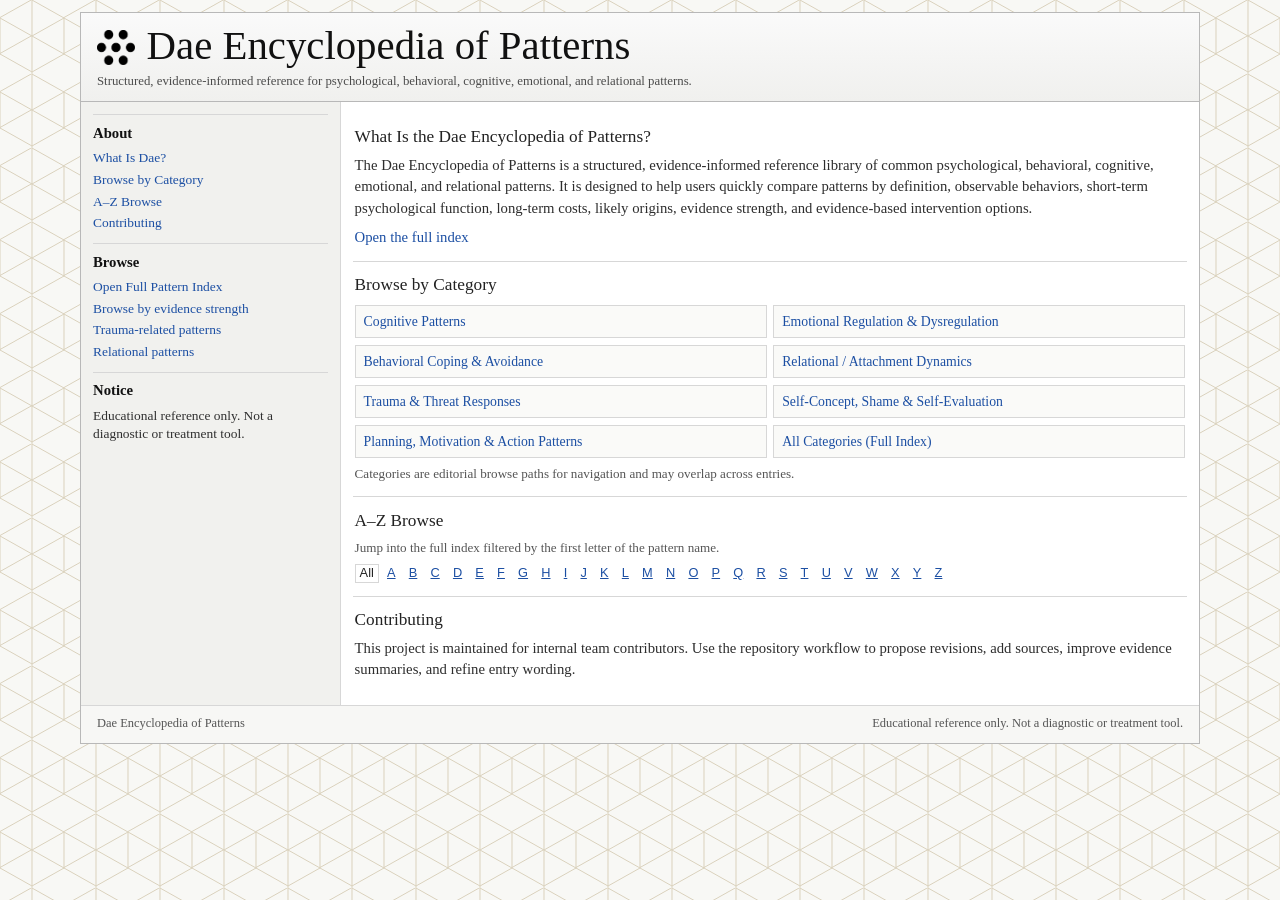
<file: index.html>
<!doctype html>
<html lang="en">
  <head>
    <meta charset="UTF-8" />
    <meta name="viewport" content="width=device-width, initial-scale=1.0" />
    <title>Dae Encyclopedia of Patterns</title>
    <link rel="stylesheet" href="styles.css" />
  </head>
  <body>
    <div class="page-shell">
      <header class="masthead" role="banner">
        <div class="masthead-top">
          <h1 class="site-title-row">
            <img class="site-title-logo" src="dae-mark.png" alt="" aria-hidden="true" />
            <span class="site-title-text">Dae Encyclopedia of Patterns</span>
          </h1>
        </div>
        <p class="masthead-subtitle">
          Structured, evidence-informed reference for psychological, behavioral, cognitive,
          emotional, and relational patterns.
        </p>
      </header>

      <main class="home-layout">
        <aside class="sidebar" aria-label="Site sections">
          <section class="sidebar-box">
            <h2>About</h2>
            <ul class="sidebar-list links">
              <li><a href="index.html#what-is-dae">What Is Dae?</a></li>
              <li><a href="index.html#browse-categories">Browse by Category</a></li>
              <li><a href="index.html#browse-az">A–Z Browse</a></li>
              <li><a href="index.html#contributing">Contributing</a></li>
            </ul>
          </section>

          <section class="sidebar-box">
            <h2>Browse</h2>
            <ul class="sidebar-list links">
              <li><a href="patterns.html">Open Full Pattern Index</a></li>
              <li><a href="patterns.html?sort=evidence">Browse by evidence strength</a></li>
              <li><a href="patterns.html?q=trauma">Trauma-related patterns</a></li>
              <li><a href="patterns.html?q=relationship">Relational patterns</a></li>
            </ul>
          </section>

          <section class="sidebar-box">
            <h2>Notice</h2>
            <p>Educational reference only. Not a diagnostic or treatment tool.</p>
          </section>
        </aside>

        <section class="main-column home-main">
          <section id="what-is-dae" class="home-section">
            <h2>What Is the Dae Encyclopedia of Patterns?</h2>
            <p>
              The Dae Encyclopedia of Patterns is a structured, evidence-informed reference library
              of common psychological, behavioral, cognitive, emotional, and relational patterns.
              It is designed to help users quickly compare patterns by definition, observable
              behaviors, short-term psychological function, long-term costs, likely origins,
              evidence strength, and evidence-based intervention options.
            </p>
            <p class="home-actions">
              <a class="text-link" href="patterns.html">Open the full index</a>
            </p>
          </section>

          <section id="browse-categories" class="home-section">
            <h2>Browse by Category</h2>
            <div class="category-grid">
              <a class="category-link" href="patterns.html?q=rumination">Cognitive Patterns</a>
              <a class="category-link" href="patterns.html?q=emotion">Emotional Regulation & Dysregulation</a>
              <a class="category-link" href="patterns.html?q=avoidance">Behavioral Coping & Avoidance</a>
              <a class="category-link" href="patterns.html?q=attachment">Relational / Attachment Dynamics</a>
              <a class="category-link" href="patterns.html?q=trauma">Trauma & Threat Responses</a>
              <a class="category-link" href="patterns.html?q=self">Self-Concept, Shame & Self-Evaluation</a>
              <a class="category-link" href="patterns.html?q=planning">Planning, Motivation & Action Patterns</a>
              <a class="category-link" href="patterns.html">All Categories (Full Index)</a>
            </div>
            <p class="section-note">
              Categories are editorial browse paths for navigation and may overlap across entries.
            </p>
          </section>

          <section id="browse-az" class="home-section">
            <h2>A–Z Browse</h2>
            <p class="section-note">Jump into the full index filtered by the first letter of the pattern name.</p>
            <div class="alpha-links home-alpha">
              <a class="alpha-link alpha-link-anchor is-active" href="patterns.html?alpha=all">All</a>
              <a class="alpha-link alpha-link-anchor" href="patterns.html?alpha=A">A</a>
              <a class="alpha-link alpha-link-anchor" href="patterns.html?alpha=B">B</a>
              <a class="alpha-link alpha-link-anchor" href="patterns.html?alpha=C">C</a>
              <a class="alpha-link alpha-link-anchor" href="patterns.html?alpha=D">D</a>
              <a class="alpha-link alpha-link-anchor" href="patterns.html?alpha=E">E</a>
              <a class="alpha-link alpha-link-anchor" href="patterns.html?alpha=F">F</a>
              <a class="alpha-link alpha-link-anchor" href="patterns.html?alpha=G">G</a>
              <a class="alpha-link alpha-link-anchor" href="patterns.html?alpha=H">H</a>
              <a class="alpha-link alpha-link-anchor" href="patterns.html?alpha=I">I</a>
              <a class="alpha-link alpha-link-anchor" href="patterns.html?alpha=J">J</a>
              <a class="alpha-link alpha-link-anchor" href="patterns.html?alpha=K">K</a>
              <a class="alpha-link alpha-link-anchor" href="patterns.html?alpha=L">L</a>
              <a class="alpha-link alpha-link-anchor" href="patterns.html?alpha=M">M</a>
              <a class="alpha-link alpha-link-anchor" href="patterns.html?alpha=N">N</a>
              <a class="alpha-link alpha-link-anchor" href="patterns.html?alpha=O">O</a>
              <a class="alpha-link alpha-link-anchor" href="patterns.html?alpha=P">P</a>
              <a class="alpha-link alpha-link-anchor" href="patterns.html?alpha=Q">Q</a>
              <a class="alpha-link alpha-link-anchor" href="patterns.html?alpha=R">R</a>
              <a class="alpha-link alpha-link-anchor" href="patterns.html?alpha=S">S</a>
              <a class="alpha-link alpha-link-anchor" href="patterns.html?alpha=T">T</a>
              <a class="alpha-link alpha-link-anchor" href="patterns.html?alpha=U">U</a>
              <a class="alpha-link alpha-link-anchor" href="patterns.html?alpha=V">V</a>
              <a class="alpha-link alpha-link-anchor" href="patterns.html?alpha=W">W</a>
              <a class="alpha-link alpha-link-anchor" href="patterns.html?alpha=X">X</a>
              <a class="alpha-link alpha-link-anchor" href="patterns.html?alpha=Y">Y</a>
              <a class="alpha-link alpha-link-anchor" href="patterns.html?alpha=Z">Z</a>
            </div>
          </section>

          <section id="contributing" class="home-section">
            <h2>Contributing</h2>
            <p>
              This project is maintained for internal team contributors. Use the repository workflow
              to propose revisions, add sources, improve evidence summaries, and refine entry wording.
            </p>
          </section>
        </section>
      </main>

      <footer class="site-footer">
        <p>Dae Encyclopedia of Patterns</p>
        <p>Educational reference only. Not a diagnostic or treatment tool.</p>
      </footer>
    </div>
  </body>
</html>
</file>
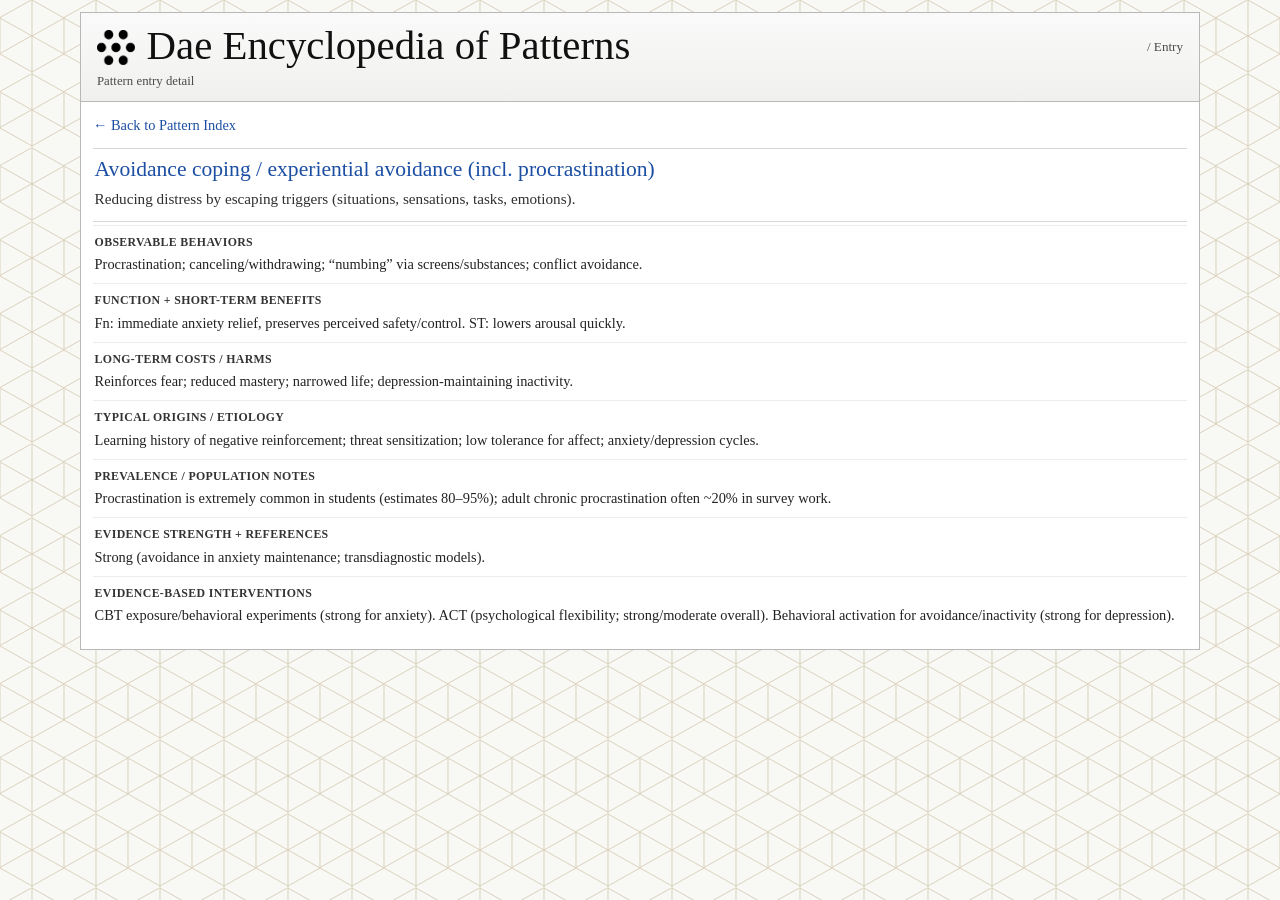
<file: entry.html>
<!doctype html>
<html lang="en">
  <head>
    <meta charset="UTF-8" />
    <meta name="viewport" content="width=device-width, initial-scale=1.0" />
    <title>Dae Encyclopedia of Patterns</title>
    <link rel="stylesheet" href="styles.css" />
  </head>
  <body>
    <div class="page-shell">
      <header class="masthead" role="banner">
        <div class="masthead-top">
          <h1 class="site-title-row">
            <a class="site-title-link" href="index.html">
              <img class="site-title-logo" src="dae-mark.png" alt="" aria-hidden="true" />
              <span class="site-title-text">Dae Encyclopedia of Patterns</span>
            </a>
          </h1>
          <p class="site-meta">/ Entry</p>
        </div>
        <p class="masthead-subtitle">Pattern entry detail</p>
      </header>

      <main class="entry-layout">
        <nav class="entry-nav" aria-label="Breadcrumb">
          <a class="back-link" href="patterns.html">&larr; Back to Pattern Index</a>
        </nav>

        <section id="entryContent" class="entry-content" aria-live="polite">
          <div class="empty-state">Loading entry...</div>
        </section>
      </main>
    </div>

    <script type="module" src="entry.js"></script>
  </body>
</html>
</file>
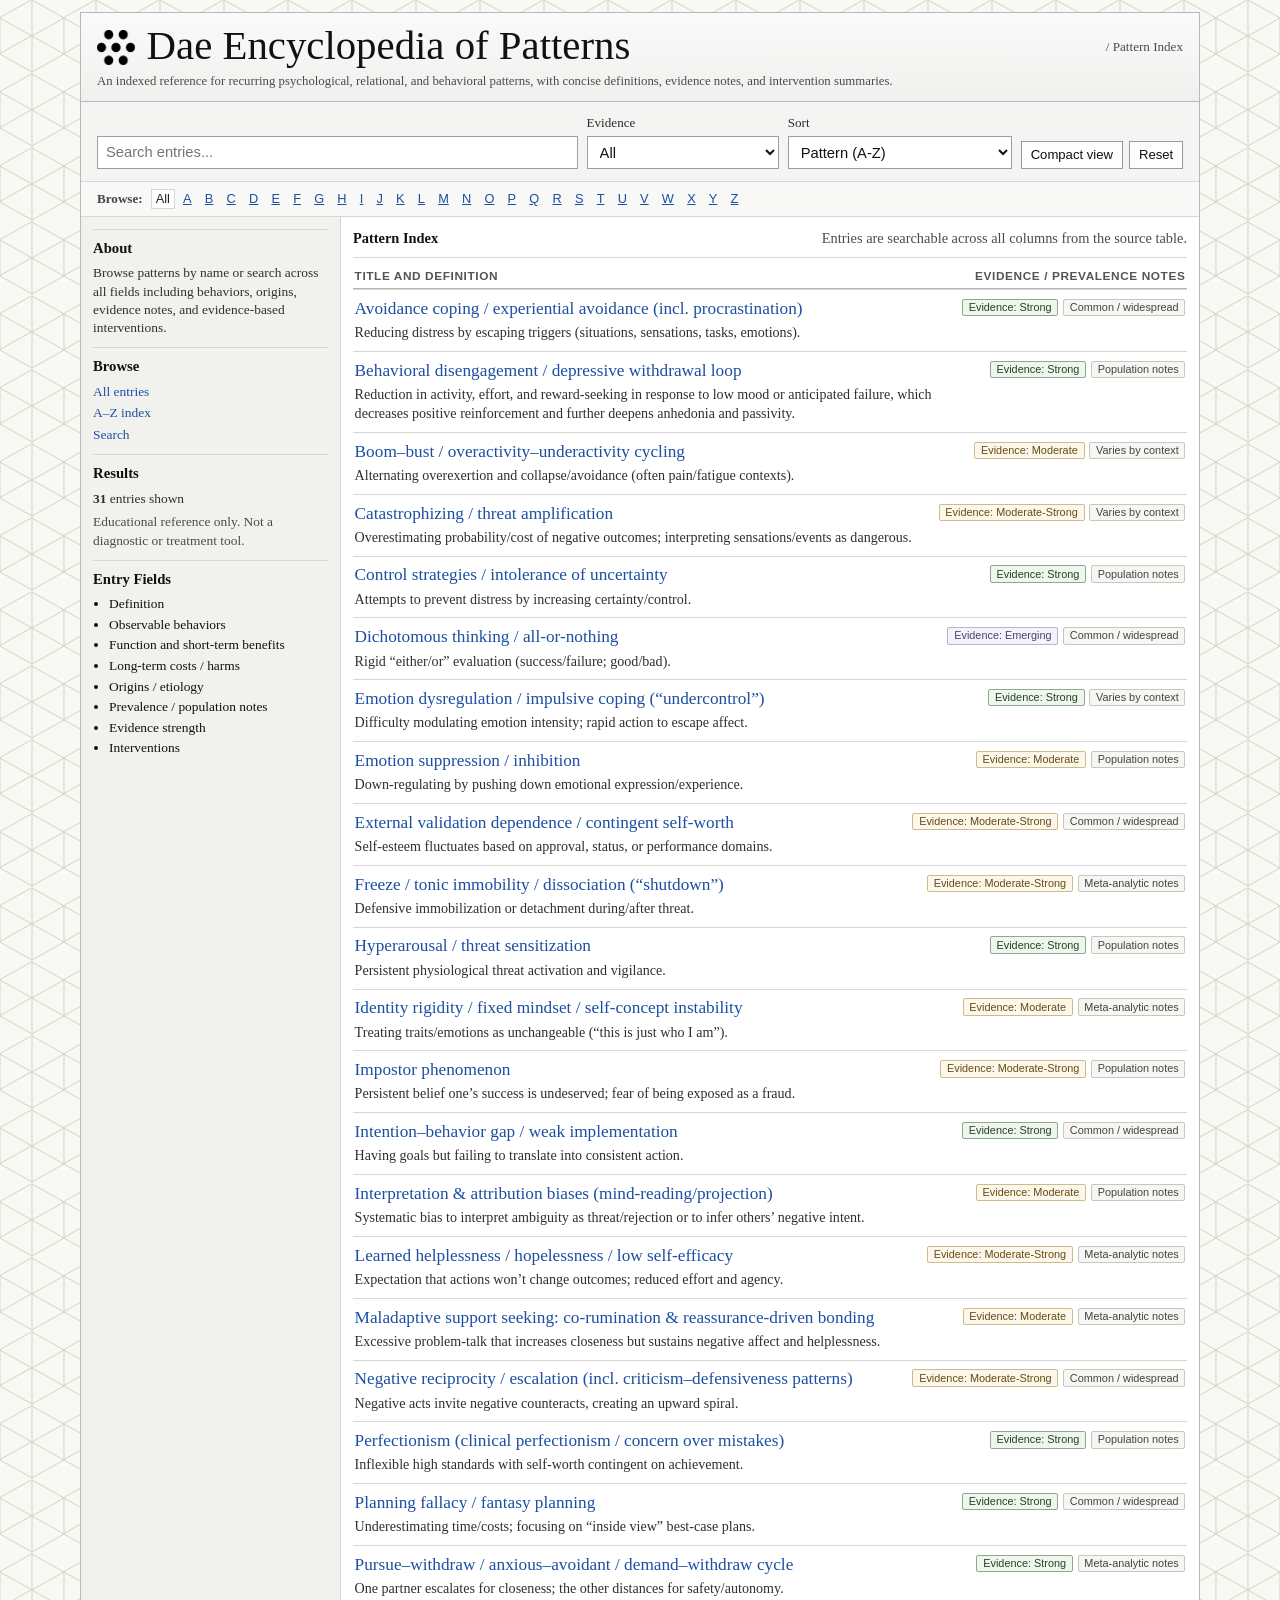
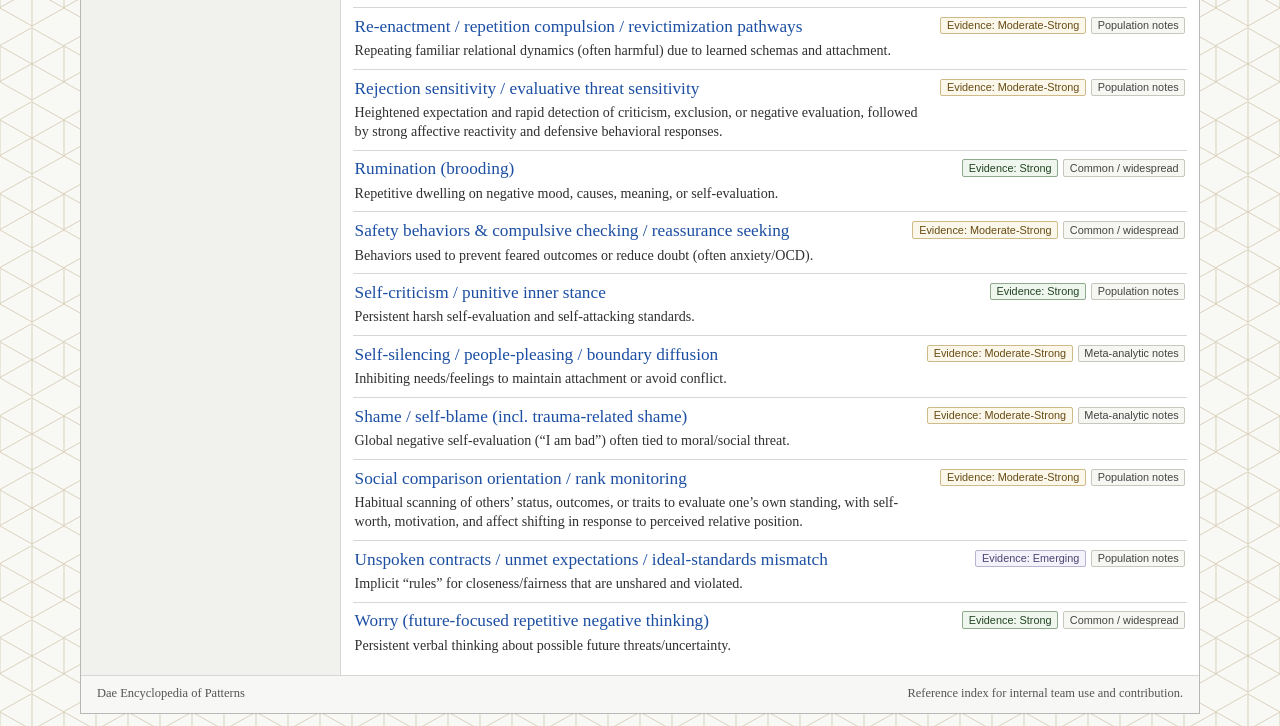
<file: patterns.html>
<!doctype html>
<html lang="en">
  <head>
    <meta charset="UTF-8" />
    <meta name="viewport" content="width=device-width, initial-scale=1.0" />
    <title>Pattern Index | Dae Encyclopedia of Patterns</title>
    <link rel="preconnect" href="https://fonts.googleapis.com" />
    <link rel="preconnect" href="https://fonts.gstatic.com" crossorigin />
    <link href="https://fonts.googleapis.com/css2?family=Space+Grotesk:wght@400;500;700&family=IBM+Plex+Sans:wght@400;500;600&display=swap" rel="stylesheet" />
    <link rel="stylesheet" href="styles.css" />
  </head>
  <body>
    <div class="page-shell">
      <header class="masthead" role="banner">
        <div class="masthead-top">
          <h1 class="site-title-row">
            <a class="site-title-link" href="index.html">
              <img class="site-title-logo" src="dae-mark.png" alt="" aria-hidden="true" />
              <span class="site-title-text">Dae Encyclopedia of Patterns</span>
            </a>
          </h1>
          <p class="site-meta">/ Pattern Index</p>
        </div>
        <p class="masthead-subtitle">
          An indexed reference for recurring psychological, relational, and behavioral patterns,
          with concise definitions, evidence notes, and intervention summaries.
        </p>
      </header>

      <section class="utility-bar" aria-label="Search and filters">
        <label class="search-wrap">
          <span class="sr-only">Search patterns and descriptions</span>
          <input id="searchInput" type="search" placeholder="Search entries..." />
        </label>
        <label>
          Evidence
          <select id="evidenceFilter">
            <option value="all">All</option>
          </select>
        </label>
        <label>
          Sort
          <select id="sortSelect">
            <option value="name-asc">Pattern (A-Z)</option>
            <option value="name-desc">Pattern (Z-A)</option>
            <option value="evidence">Evidence strength</option>
          </select>
        </label>
        <div class="actions">
          <button id="toggleDensity" type="button">Compact view</button>
          <button id="clearFilters" type="button" class="ghost">Reset</button>
        </div>
      </section>

      <nav class="alpha-bar" aria-label="Browse by letter">
        <span class="alpha-label">Browse:</span>
        <div id="alphaNav" class="alpha-links"></div>
      </nav>

      <main class="content-grid">
        <aside class="sidebar" aria-label="Reference information">
          <section class="sidebar-box">
            <h2>About</h2>
            <p>
              Browse patterns by name or search across all fields including behaviors, origins,
              evidence notes, and evidence-based interventions.
            </p>
          </section>

          <section class="sidebar-box">
            <h2>Browse</h2>
            <ul class="sidebar-list links">
              <li><a href="#cards">All entries</a></li>
              <li><a href="#alphaNav">A–Z index</a></li>
              <li><a href="#searchInput">Search</a></li>
            </ul>
          </section>

          <section class="sidebar-box" aria-live="polite">
            <h2>Results</h2>
            <p><strong id="resultCount">0</strong> entries shown</p>
            <p class="sidebar-note">Educational reference only. Not a diagnostic or treatment tool.</p>
          </section>

          <section class="sidebar-box">
            <h2>Entry Fields</h2>
            <ul class="sidebar-list">
              <li>Definition</li>
              <li>Observable behaviors</li>
              <li>Function and short-term benefits</li>
              <li>Long-term costs / harms</li>
              <li>Origins / etiology</li>
              <li>Prevalence / population notes</li>
              <li>Evidence strength</li>
              <li>Interventions</li>
            </ul>
          </section>
        </aside>

        <section class="main-column">
          <section class="summary" aria-live="polite">
            <p><strong>Pattern Index</strong></p>
            <p class="summary-note">Entries are searchable across all columns from the source table.</p>
          </section>

          <section class="list-header" aria-hidden="true">
            <p>Title and definition</p>
            <p>Evidence / prevalence notes</p>
          </section>

          <section id="cards" class="cards" aria-label="Pattern entries"></section>
        </section>
      </main>

      <footer class="site-footer">
        <p>Dae Encyclopedia of Patterns</p>
        <p>Reference index for internal team use and contribution.</p>
      </footer>
    </div>

    <template id="cardTemplate">
      <article class="card">
        <div class="card-head">
          <div>
            <h2 class="card-title">
              <a class="card-title-link" href="#"></a>
            </h2>
            <p class="card-definition"></p>
          </div>
          <div class="summary-tags">
            <span class="badge evidence-badge"></span>
            <span class="badge prevalence-badge"></span>
          </div>
        </div>
      </article>
    </template>

    <script type="module" src="app.js"></script>
  </body>
</html>
</file>
<file: styles.css>
:root {
  --bg: #f8f8f5;
  --page: #ffffff;
  --ink: #111111;
  --muted: #4b4b4b;
  --line: #d7d7d7;
  --line-dark: #b8b8b8;
  --link: #1c4fa3;
  --link-hover: #123a7b;
  --accent-bg: #f4f4f2;
  --nav-bg: #f1f1ee;
  --badge-bg: #f6f6f3;
  --badge-border: #c9c6bd;
  --radius: 2px;
}

* {
  box-sizing: border-box;
}

html,
body {
  margin: 0;
  min-height: 100%;
}

body {
  background: var(--bg) url("cube-pattern.svg") top left / 128px 74px repeat;
  color: var(--ink);
  font-family: Georgia, "Times New Roman", serif;
  line-height: 1.35;
  padding: 0.75rem;
}

.page-shell {
  max-width: 1120px;
  margin: 0 auto;
  background: var(--page);
  border: 1px solid var(--line-dark);
}

.masthead {
  padding: 0.75rem 1rem 0.65rem;
  border-bottom: 1px solid var(--line-dark);
  background: linear-gradient(#fafafa, #f0f0ee);
}

.masthead-top {
  display: flex;
  justify-content: space-between;
  align-items: center;
  gap: 1rem;
}

.site-title-row {
  margin: 0;
  font-weight: normal;
  line-height: 1;
  font-size: clamp(1.65rem, 3.9vw, 2.55rem);
  display: inline-flex;
  align-items: center;
  gap: 0.7rem;
}

.site-title-link {
  display: inline-flex;
  align-items: center;
  gap: 0.7rem;
  text-decoration: none;
  color: inherit;
}

.site-title-logo {
  width: clamp(34px, 3vw, 48px);
  height: clamp(34px, 3vw, 48px);
  display: block;
  flex: 0 0 auto;
  object-fit: contain;
  transform: translateY(1px);
}

.site-title-text {
  color: #111;
  line-height: 1.05;
}

.site-meta {
  margin: 0;
  color: var(--muted);
  font-size: 0.82rem;
  white-space: nowrap;
}

.masthead-subtitle {
  margin: 0.35rem 0 0;
  color: var(--muted);
  font-size: 0.8rem;
  max-width: none;
  white-space: nowrap;
}

.utility-bar {
  display: grid;
  grid-template-columns: 1.5fr minmax(140px, 0.6fr) minmax(160px, 0.7fr) auto;
  gap: 0.55rem;
  align-items: end;
  padding: 0.75rem 1rem;
  border-bottom: 1px solid var(--line);
  background: var(--accent-bg);
}

.alpha-bar {
  display: flex;
  gap: 0.5rem;
  align-items: center;
  padding: 0.45rem 1rem;
  border-bottom: 1px solid var(--line);
  background: #f8f8f6;
  font-size: 0.82rem;
}

.alpha-label {
  color: #444;
  font-weight: bold;
}

.alpha-links {
  display: flex;
  flex-wrap: wrap;
  gap: 0.2rem;
}

.alpha-link {
  border: 1px solid transparent;
  background: transparent;
  color: var(--link);
  font: 0.8rem/1 Arial, Helvetica, sans-serif;
  padding: 0.15rem 0.25rem;
  cursor: pointer;
  text-decoration: underline;
}

.alpha-link:hover {
  color: var(--link-hover);
}

.alpha-link.is-active {
  border-color: var(--line);
  background: #fff;
  text-decoration: none;
  color: #222;
}

.utility-bar label {
  display: grid;
  gap: 0.25rem;
  font-size: 0.82rem;
  color: #2b2b2b;
}

.search-wrap input,
.utility-bar select {
  width: 100%;
  padding: 0.42rem 0.5rem;
  font: 0.92rem/1.2 Arial, Helvetica, sans-serif;
  color: #111;
  border: 1px solid #9e9e9e;
  border-radius: 0;
  background: #fff;
}

.search-wrap input:focus,
.utility-bar select:focus,
.actions button:focus-visible,
.card-title-link:focus-visible,
.back-link:focus-visible {
  outline: 2px solid rgba(28, 79, 163, 0.35);
  outline-offset: 1px;
}

.actions {
  display: flex;
  gap: 0.4rem;
  align-items: end;
}

.actions button {
  border: 1px solid #9a9a9a;
  background: #fdfdfd;
  color: #111;
  border-radius: 0;
  padding: 0.42rem 0.55rem;
  font: 0.82rem/1 Arial, Helvetica, sans-serif;
  cursor: pointer;
}

.actions button:hover {
  background: #f1f1f1;
}

.content-grid {
  display: grid;
  grid-template-columns: 260px minmax(0, 1fr);
  gap: 0;
}

.sidebar {
  border-right: 1px solid var(--line);
  background: var(--nav-bg);
  padding: 0.75rem;
}

.sidebar-box {
  border: 0;
  border-top: 1px solid var(--line);
  background: transparent;
  padding: 0.55rem 0;
}

.sidebar-box + .sidebar-box {
  margin-top: 0.1rem;
}

.sidebar-box h2 {
  margin: 0 0 0.35rem;
  font-size: 0.92rem;
  font-weight: bold;
}

.sidebar-box p {
  margin: 0;
  font-size: 0.84rem;
  color: #2f2f2f;
}

.sidebar-note {
  margin-top: 0.35rem !important;
  color: var(--muted) !important;
}

.sidebar-list {
  margin: 0;
  padding-left: 1rem;
  font-size: 0.84rem;
}

.sidebar-list.links {
  list-style: none;
  padding-left: 0;
}

.sidebar-list.links li + li {
  margin-top: 0.22rem;
}

.sidebar-list.links a {
  color: var(--link);
  text-decoration: none;
}

.sidebar-list.links a:hover {
  color: var(--link-hover);
  text-decoration: underline;
}

.sidebar-list li + li {
  margin-top: 0.15rem;
}

.main-column {
  padding: 0.75rem;
  background: #fff;
}

.home-layout {
  display: grid;
  grid-template-columns: 260px minmax(0, 1fr);
  gap: 0;
}

.home-main {
  display: grid;
  gap: 0;
}

.home-section {
  border-top: 1px solid var(--line);
  padding: 0.7rem 0.1rem 0.8rem;
}

.home-section:first-child {
  border-top: 0;
}

.home-section h2 {
  margin: 0;
  font-size: 1.08rem;
  font-weight: normal;
  color: #222;
}

.home-section p {
  margin: 0.4rem 0 0;
  font-size: 0.92rem;
  color: #2d2d2d;
  line-height: 1.45;
}

.home-actions {
  margin-top: 0.5rem !important;
}

.text-link {
  color: var(--link);
  text-decoration: none;
}

.text-link:hover {
  color: var(--link-hover);
  text-decoration: underline;
}

.category-grid {
  display: grid;
  grid-template-columns: repeat(2, minmax(0, 1fr));
  gap: 0.4rem;
  margin-top: 0.5rem;
}

.category-link {
  display: block;
  border: 1px solid var(--line);
  background: #fafaf8;
  color: var(--link);
  text-decoration: none;
  padding: 0.45rem 0.5rem;
  font-size: 0.86rem;
  line-height: 1.25;
}

.category-link:hover {
  background: #fff;
  color: var(--link-hover);
  text-decoration: underline;
}

.section-note {
  color: #555 !important;
  font-size: 0.82rem !important;
}

.home-alpha {
  margin-top: 0.4rem;
}

.alpha-link-anchor {
  display: inline-block;
  text-decoration: underline;
}

.alpha-link-anchor.is-active {
  cursor: pointer;
}

.summary {
  display: flex;
  justify-content: space-between;
  align-items: baseline;
  gap: 0.75rem;
  border-bottom: 1px solid var(--line);
  padding-bottom: 0.5rem;
  margin-bottom: 0.75rem;
}

.summary p {
  margin: 0;
  font-size: 0.9rem;
}

.summary-note {
  color: var(--muted);
  font-size: 0.85rem;
}

.cards {
  display: grid;
  gap: 0;
}

.card {
  border-top: 1px solid var(--line);
  border-bottom: 0;
  border-left: 0;
  border-right: 0;
  background: #fff;
}

.card-head {
  padding: 0.55rem 0.1rem;
  display: grid;
  grid-template-columns: 1fr auto;
  gap: 0.75rem;
  align-items: start;
}

.card-title {
  margin: 0;
  color: inherit;
  font-size: 1.08rem;
  line-height: 1.2;
  font-weight: normal;
}

.card-title-link {
  color: var(--link);
  text-decoration: none;
}

.card-title-link:hover {
  color: var(--link-hover);
  text-decoration: underline;
}

.card-definition {
  margin: 0.22rem 0 0;
  color: #2f2f2f;
  font-size: 0.88rem;
}

.summary-tags {
  display: flex;
  flex-wrap: wrap;
  justify-content: flex-end;
  gap: 0.3rem;
  margin-top: 0;
  max-width: 18rem;
}

.badge {
  display: inline-flex;
  align-items: center;
  border: 1px solid var(--badge-border);
  background: var(--badge-bg);
  color: #444;
  border-radius: 2px;
  padding: 0.14rem 0.36rem;
  font: 0.68rem/1 Arial, Helvetica, sans-serif;
}

.badge.evidence-strong {
  border-color: #8ea98e;
  background: #eef6ee;
  color: #234523;
}

.badge.evidence-moderate {
  border-color: #cfbb8a;
  background: #fbf7ea;
  color: #684c14;
}

.badge.evidence-emerging {
  border-color: #b9b3cf;
  background: #f4f2fb;
  color: #4d4472;
}

.cards.compact .card-definition {
  display: none;
}

.list-header {
  display: grid;
  grid-template-columns: 1fr auto;
  gap: 0.75rem;
  border-bottom: 1px solid var(--line-dark);
  padding: 0 0.1rem 0.35rem;
  margin-bottom: 0;
}

.list-header p {
  margin: 0;
  color: #555;
  font: bold 0.74rem/1.1 Arial, Helvetica, sans-serif;
  text-transform: uppercase;
  letter-spacing: 0.05em;
}

.empty-state {
  border: 1px solid var(--line);
  background: #fbfbfb;
  padding: 0.9rem;
  font-size: 0.9rem;
  color: #444;
}

.sr-only {
  position: absolute;
  width: 1px;
  height: 1px;
  padding: 0;
  margin: -1px;
  overflow: hidden;
  clip: rect(0, 0, 0, 0);
  white-space: nowrap;
  border: 0;
}

.entry-layout {
  padding: 0.75rem;
  background: #fff;
}

.entry-nav {
  margin-bottom: 0.75rem;
}

.back-link {
  color: var(--link);
  text-decoration: none;
  font-size: 0.9rem;
}

.back-link:hover {
  color: var(--link-hover);
  text-decoration: underline;
}

.entry-article {
  border-top: 1px solid var(--line);
  background: #fff;
}

.entry-header {
  border-bottom: 1px solid var(--line);
  background: #fff;
  padding: 0.5rem 0.1rem 0.7rem;
}

.entry-title {
  margin: 0;
  color: var(--link);
  font-size: 1.35rem;
  font-weight: normal;
  line-height: 1.2;
}

.entry-definition {
  margin: 0.4rem 0 0;
  color: #2f2f2f;
  font-size: 0.95rem;
}

.entry-fields {
  display: block;
  padding: 0.2rem 0;
}

.entry-field {
  border-top: 1px solid #ececec;
  background: #fff;
  padding: 0.55rem 0.1rem;
}

.entry-field h3 {
  margin: 0;
  font-size: 0.74rem;
  font-weight: bold;
  text-transform: uppercase;
  letter-spacing: 0.03em;
  color: #333;
  border-bottom: 0;
  padding-bottom: 0;
}

.entry-field p {
  margin: 0.28rem 0 0;
  font-size: 0.9rem;
  line-height: 1.35;
  color: #222;
  white-space: pre-line;
}

.site-footer {
  display: flex;
  justify-content: space-between;
  gap: 1rem;
  padding: 0.55rem 1rem 0.7rem;
  border-top: 1px solid var(--line);
  background: #f7f7f5;
}

.site-footer p {
  margin: 0;
  color: #555;
  font-size: 0.78rem;
}

@media (max-width: 980px) {
  .utility-bar {
    grid-template-columns: 1fr 1fr;
  }

  .actions {
    grid-column: 1 / -1;
  }

  .content-grid {
    grid-template-columns: 1fr;
  }

  .home-layout {
    grid-template-columns: 1fr;
  }

  .sidebar {
    border-right: 0;
    border-bottom: 1px solid var(--line);
  }

  .list-header {
    display: none;
  }
}

@media (max-width: 700px) {
  body {
    padding: 0.35rem;
  }

  .utility-bar {
    grid-template-columns: 1fr;
  }

  .masthead-top {
    align-items: flex-start;
    flex-direction: column;
    gap: 0.35rem;
  }

  .site-title-row {
    font-size: 1.4rem;
  }

  .site-title-link,
  .site-title-row {
    gap: 0.5rem;
  }

  .masthead-subtitle {
    white-space: normal;
    font-size: 0.82rem;
  }

  .summary {
    flex-direction: column;
    align-items: flex-start;
  }

  .card-head {
    grid-template-columns: 1fr;
  }

  .summary-tags {
    justify-content: flex-start;
  }

  .category-grid {
    grid-template-columns: 1fr;
  }

  .site-footer {
    flex-direction: column;
    align-items: flex-start;
  }
}

@media (prefers-reduced-motion: reduce) {
  * {
    animation: none !important;
    transition: none !important;
    scroll-behavior: auto !important;
  }
}
</file>
